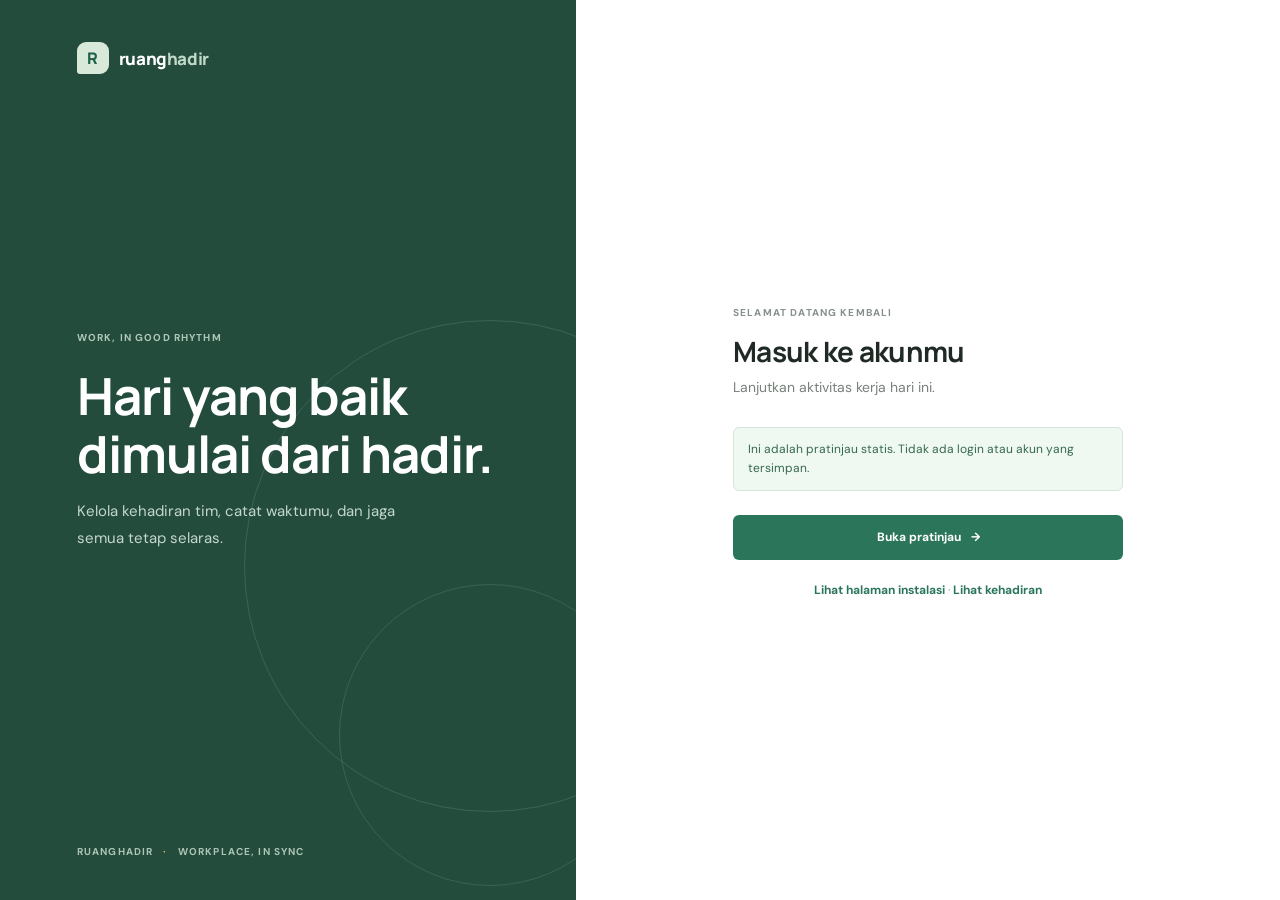
<file: index.html>
<!doctype html>
<html lang="id">
<head>
    <meta charset="utf-8">
    <meta name="viewport" content="width=device-width, initial-scale=1">
    <title>Masuk · RuangHadir</title>
    <link rel="preconnect" href="https://fonts.googleapis.com">
    <link rel="preconnect" href="https://fonts.gstatic.com" crossorigin>
    <link href="https://fonts.googleapis.com/css2?family=DM+Sans:wght@400;500;600;700&family=Manrope:wght@500;600;700;800&display=swap" rel="stylesheet">
    <link rel="stylesheet" href="assets/app.css">
    <script src="assets/app.js" defer></script>
</head>
<body class="auth-page">
    <main class="auth-layout">
        <section class="auth-story">
            <a class="brand brand-light" href="index.html"><span class="brand-mark">R</span><span>ruang<span class="brand-soft">hadir</span></span></a>
            <div class="story-copy">
                <span class="eyebrow">WORK, IN GOOD RHYTHM</span>
                <h1>Hari yang baik<br>dimulai dari hadir.</h1>
                <p>Kelola kehadiran tim, catat waktumu, dan jaga semua tetap selaras.</p>
            </div>
            <div class="story-foot">RUANGHADIR <span>·</span> WORKPLACE, IN SYNC</div>
        </section>

        <section class="auth-panel">
            <div class="auth-form-wrap">
                <span class="eyebrow">SELAMAT DATANG KEMBALI</span>
                <h2>Masuk ke akunmu</h2>
                <p class="muted">Lanjutkan aktivitas kerja hari ini.</p>

                <p class="alert alert-success">Ini adalah pratinjau statis. Tidak ada login atau akun yang tersimpan.</p>
                <a class="button button-primary button-wide" href="dashboard.html">Buka pratinjau <span aria-hidden="true">→</span></a>

                <p class="auth-note"><a href="install.html">Lihat halaman instalasi</a> · <a href="attendance.html">Lihat kehadiran</a></p>
            </div>
        </section>
    </main>
</body>
</html>
</file>
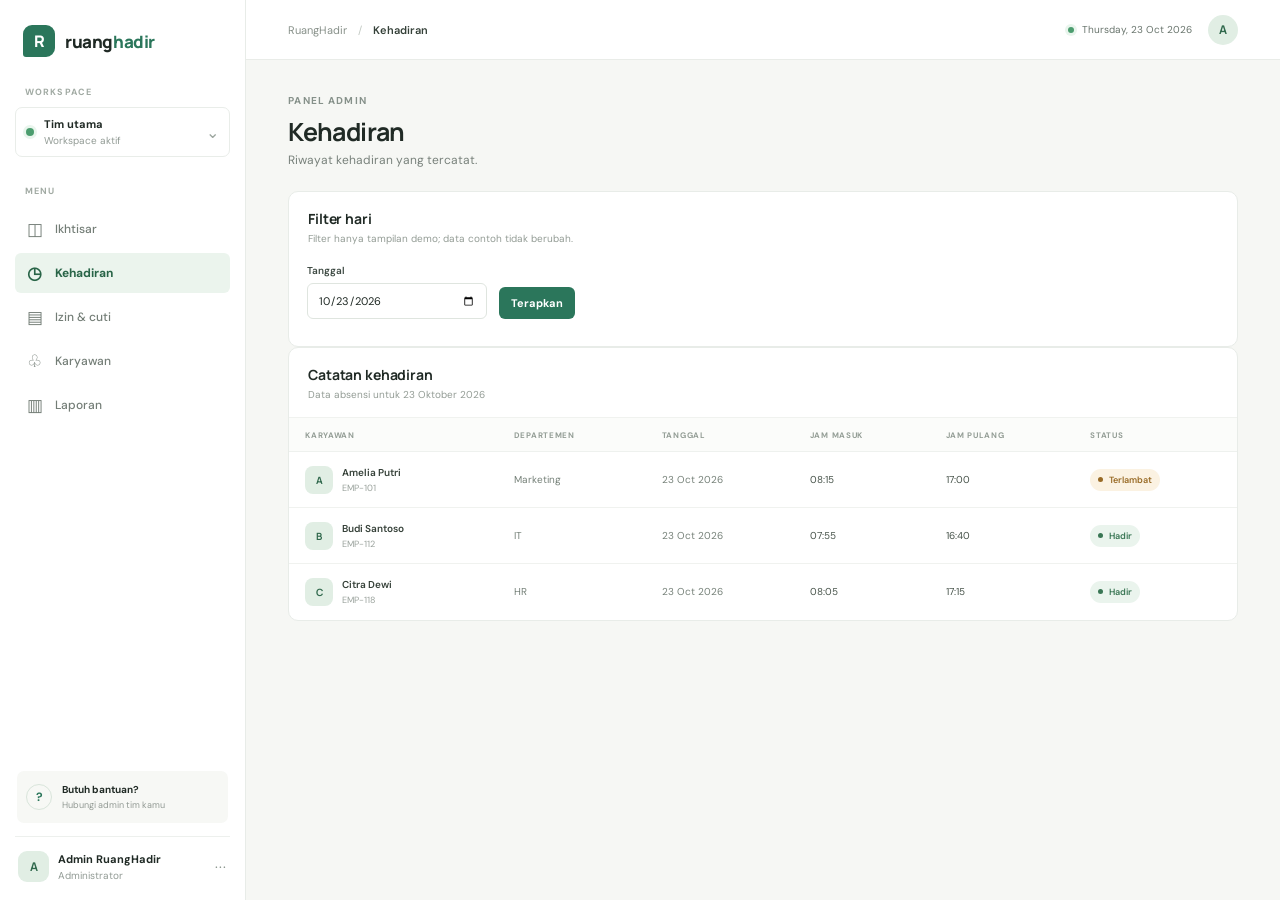
<file: attendance.html>
<!doctype html>
<html lang="id">
<head>
    <meta charset="utf-8">
    <meta name="viewport" content="width=device-width, initial-scale=1">
    <title>Kehadiran · RuangHadir</title>
    <link rel="preconnect" href="https://fonts.googleapis.com">
    <link rel="preconnect" href="https://fonts.gstatic.com" crossorigin>
    <link href="https://fonts.googleapis.com/css2?family=DM+Sans:wght@400;500;600;700&family=Manrope:wght@500;600;700;800&display=swap" rel="stylesheet">
    <link rel="stylesheet" href="assets/app.css">
    <script src="assets/app.js" defer></script>
</head>
<body class="app-page">
    <aside class="sidebar" id="sidebar">
        <a class="brand" href="dashboard.html"><span class="brand-mark">R</span><span>ruang<span class="brand-soft">hadir</span></span></a>
        <div class="workspace-label">WORKSPACE</div>
        <div class="workspace"><span class="workspace-dot"></span><span><strong>Tim utama</strong><small>Workspace aktif</small></span><span class="workspace-menu">⌄</span></div>
        <nav class="main-nav" aria-label="Navigasi utama">
            <span class="nav-label">MENU</span>
            <a class="nav-link" href="dashboard.html"><span class="nav-icon">◫</span><span>Ikhtisar</span></a>
            <a class="nav-link active" href="attendance.html"><span class="nav-icon">◷</span><span>Kehadiran</span></a>
            <a class="nav-link" href="leave.html"><span class="nav-icon">▤</span><span>Izin &amp; cuti</span></a>
            <a class="nav-link" href="employees.html"><span class="nav-icon">♧</span><span>Karyawan</span></a>
            <a class="nav-link" href="reports.html"><span class="nav-icon">▥</span><span>Laporan</span></a>
        </nav>
        <div class="sidebar-bottom">
            <div class="sidebar-help"><span class="help-icon">?</span><div><strong>Butuh bantuan?</strong><small>Hubungi admin tim kamu</small></div></div>
            <a class="user-mini" href="profile.html"><span class="avatar">A</span><span class="user-mini-copy"><strong>Admin RuangHadir</strong><small>Administrator</small></span><span class="more">···</span></a>
        </div>
    </aside>

    <div class="main-shell">
        <header class="topbar">
            <button class="icon-button menu-toggle" data-menu-toggle aria-label="Buka menu">☰</button>
            <div class="breadcrumb">RuangHadir <span>/</span> <strong>Kehadiran</strong></div>
            <div class="topbar-right">
                <span class="top-date"><span class="online-dot"></span>Thursday, 23 Oct 2026</span>
                <a class="top-avatar" href="profile.html" title="Profil Admin">A</a>
            </div>
        </header>

        <main class="content">
            <div class="page-heading">
                <div>
                    <span class="eyebrow">PANEL ADMIN</span>
                    <h1>Kehadiran</h1>
                    <p>Riwayat kehadiran yang tercatat.</p>
                </div>
            </div>

            <section class="panel">
                <div class="panel-heading">
                    <div>
                        <h2>Filter hari</h2>
                        <p>Filter hanya tampilan demo; data contoh tidak berubah.</p>
                    </div>
                </div>
                <form class="report-filter" data-static-demo>
                    <div class="filter-row" style="display:flex; gap:12px; align-items:end; flex-wrap:wrap; margin-bottom:10px;">
                        <label style="min-width:180px;">
                            <span>Tanggal</span>
                            <input type="date" value="2026-10-23">
                        </label>
                        <button class="button button-primary button-small" type="submit">Terapkan</button>
                    </div>
                </form>
            </section>

            <section class="panel attendance-panel">
                <div class="panel-heading">
                    <div>
                        <h2>Catatan kehadiran</h2>
                        <p>Data absensi untuk 23 Oktober 2026</p>
                    </div>
                </div>
                <div class="table-wrap">
                    <table>
                        <thead>
                            <tr>
                                <th>KARYAWAN</th>
                                <th>DEPARTEMEN</th>
                                <th>TANGGAL</th>
                                <th>JAM MASUK</th>
                                <th>JAM PULANG</th>
                                <th>STATUS</th>
                            </tr>
                        </thead>
                        <tbody>
                            <tr>
                                <td><div class="person-cell"><span class="avatar avatar-small">A</span><span><strong>Amelia Putri</strong><small>EMP-101</small></span></div></td>
                                <td>Marketing</td>
                                <td>23 Oct 2026</td>
                                <td class="time-cell">08:15</td>
                                <td class="time-cell">17:00</td>
                                <td><span class="status status-amber"><i></i>Terlambat</span></td>
                            </tr>
                            <tr>
                                <td><div class="person-cell"><span class="avatar avatar-small">B</span><span><strong>Budi Santoso</strong><small>EMP-112</small></span></div></td>
                                <td>IT</td>
                                <td>23 Oct 2026</td>
                                <td class="time-cell">07:55</td>
                                <td class="time-cell">16:40</td>
                                <td><span class="status status-green"><i></i>Hadir</span></td>
                            </tr>
                            <tr>
                                <td><div class="person-cell"><span class="avatar avatar-small">C</span><span><strong>Citra Dewi</strong><small>EMP-118</small></span></div></td>
                                <td>HR</td>
                                <td>23 Oct 2026</td>
                                <td class="time-cell">08:05</td>
                                <td class="time-cell">17:15</td>
                                <td><span class="status status-green"><i></i>Hadir</span></td>
                            </tr>
                        </tbody>
                    </table>
                </div>
            </section>
        </main>
    </div>
</body>
</html>
</file>
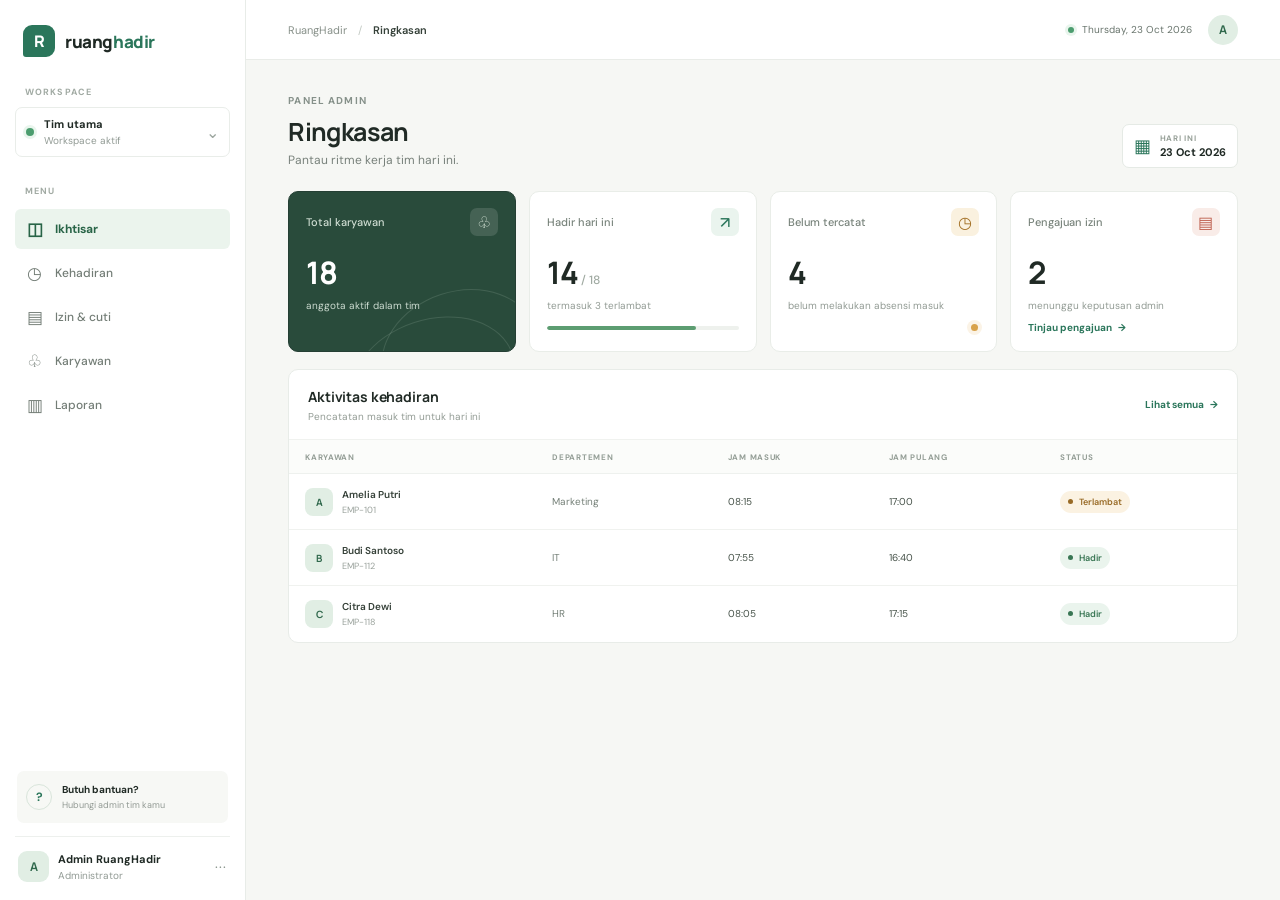
<file: dashboard.html>
<!doctype html>
<html lang="id">
<head>
    <meta charset="utf-8">
    <meta name="viewport" content="width=device-width, initial-scale=1">
    <title>Ringkasan · RuangHadir</title>
    <link rel="preconnect" href="https://fonts.googleapis.com">
    <link rel="preconnect" href="https://fonts.gstatic.com" crossorigin>
    <link href="https://fonts.googleapis.com/css2?family=DM+Sans:wght@400;500;600;700&family=Manrope:wght@500;600;700;800&display=swap" rel="stylesheet">
    <link rel="stylesheet" href="assets/app.css">
    <script src="assets/app.js" defer></script>
</head>
<body class="app-page">
    <aside class="sidebar" id="sidebar">
        <a class="brand" href="dashboard.html"><span class="brand-mark">R</span><span>ruang<span class="brand-soft">hadir</span></span></a>
        <div class="workspace-label">WORKSPACE</div>
        <div class="workspace"><span class="workspace-dot"></span><span><strong>Tim utama</strong><small>Workspace aktif</small></span><span class="workspace-menu">⌄</span></div>
        <nav class="main-nav" aria-label="Navigasi utama">
            <span class="nav-label">MENU</span>
            <a class="nav-link active" href="dashboard.html"><span class="nav-icon">◫</span><span>Ikhtisar</span></a>
            <a class="nav-link" href="attendance.html"><span class="nav-icon">◷</span><span>Kehadiran</span></a>
            <a class="nav-link" href="leave.html"><span class="nav-icon">▤</span><span>Izin &amp; cuti</span></a>
            <a class="nav-link" href="employees.html"><span class="nav-icon">♧</span><span>Karyawan</span></a>
            <a class="nav-link" href="reports.html"><span class="nav-icon">▥</span><span>Laporan</span></a>
        </nav>
        <div class="sidebar-bottom">
            <div class="sidebar-help"><span class="help-icon">?</span><div><strong>Butuh bantuan?</strong><small>Hubungi admin tim kamu</small></div></div>
            <a class="user-mini" href="profile.html"><span class="avatar">A</span><span class="user-mini-copy"><strong>Admin RuangHadir</strong><small>Administrator</small></span><span class="more">···</span></a>
        </div>
    </aside>

    <div class="main-shell">
        <header class="topbar">
            <button class="icon-button menu-toggle" data-menu-toggle aria-label="Buka menu">☰</button>
            <div class="breadcrumb">RuangHadir <span>/</span> <strong>Ringkasan</strong></div>
            <div class="topbar-right">
                <span class="top-date"><span class="online-dot"></span>Thursday, 23 Oct 2026</span>
                <a class="top-avatar" href="profile.html" title="Profil Admin">A</a>
            </div>
        </header>

        <main class="content">
            <div class="page-heading">
                <div>
                    <span class="eyebrow">PANEL ADMIN</span>
                    <h1>Ringkasan</h1>
                    <p>Pantau ritme kerja tim hari ini.</p>
                </div>
                <div class="today-chip">
                    <span class="calendar-icon">▦</span>
                    <span><small>HARI INI</small><strong>23 Oct 2026</strong></span>
                </div>
            </div>

            <section class="metric-grid">
                <article class="metric-card metric-ink">
                    <div class="metric-top"><span>Total karyawan</span><span class="metric-icon">♧</span></div>
                    <strong class="metric-value">18</strong>
                    <span class="metric-note">anggota aktif dalam tim</span>
                    <span class="metric-spark spark-a"></span>
                    <span class="metric-spark spark-b"></span>
                </article>
                <article class="metric-card">
                    <div class="metric-top"><span>Hadir hari ini</span><span class="metric-icon icon-green">↗</span></div>
                    <strong class="metric-value">14<small> / 18</small></strong>
                    <span class="metric-note">termasuk 3 terlambat</span>
                    <div class="metric-progress"><i style="width:78%"></i></div>
                </article>
                <article class="metric-card">
                    <div class="metric-top"><span>Belum tercatat</span><span class="metric-icon icon-amber">◷</span></div>
                    <strong class="metric-value">4</strong>
                    <span class="metric-note">belum melakukan absensi masuk</span>
                    <span class="metric-inline-dot"></span>
                </article>
                <article class="metric-card">
                    <div class="metric-top"><span>Pengajuan izin</span><span class="metric-icon icon-coral">▤</span></div>
                    <strong class="metric-value">2</strong>
                    <span class="metric-note">menunggu keputusan admin</span>
                    <a class="metric-link" href="leave.html">Tinjau pengajuan <span>→</span></a>
                </article>
            </section>

            <section class="panel attendance-panel">
                <div class="panel-heading">
                    <div>
                        <h2>Aktivitas kehadiran</h2>
                        <p>Pencatatan masuk tim untuk hari ini</p>
                    </div>
                    <a class="text-link" href="attendance.html">Lihat semua <span>→</span></a>
                </div>

                <div class="table-wrap">
                    <table>
                        <thead>
                            <tr>
                                <th>KARYAWAN</th>
                                <th>DEPARTEMEN</th>
                                <th>JAM MASUK</th>
                                <th>JAM PULANG</th>
                                <th>STATUS</th>
                            </tr>
                        </thead>
                        <tbody>
                            <tr>
                                <td><div class="person-cell"><span class="avatar avatar-small">A</span><span><strong>Amelia Putri</strong><small>EMP-101</small></span></div></td>
                                <td>Marketing</td>
                                <td class="time-cell">08:15</td>
                                <td class="time-cell">17:00</td>
                                <td><span class="status status-amber"><i></i>Terlambat</span></td>
                            </tr>
                            <tr>
                                <td><div class="person-cell"><span class="avatar avatar-small">B</span><span><strong>Budi Santoso</strong><small>EMP-112</small></span></div></td>
                                <td>IT</td>
                                <td class="time-cell">07:55</td>
                                <td class="time-cell">16:40</td>
                                <td><span class="status status-green"><i></i>Hadir</span></td>
                            </tr>
                            <tr>
                                <td><div class="person-cell"><span class="avatar avatar-small">C</span><span><strong>Citra Dewi</strong><small>EMP-118</small></span></div></td>
                                <td>HR</td>
                                <td class="time-cell">08:05</td>
                                <td class="time-cell">17:15</td>
                                <td><span class="status status-green"><i></i>Hadir</span></td>
                            </tr>
                        </tbody>
                    </table>
                </div>
            </section>
        </main>
    </div>
</body>
</html>
</file>
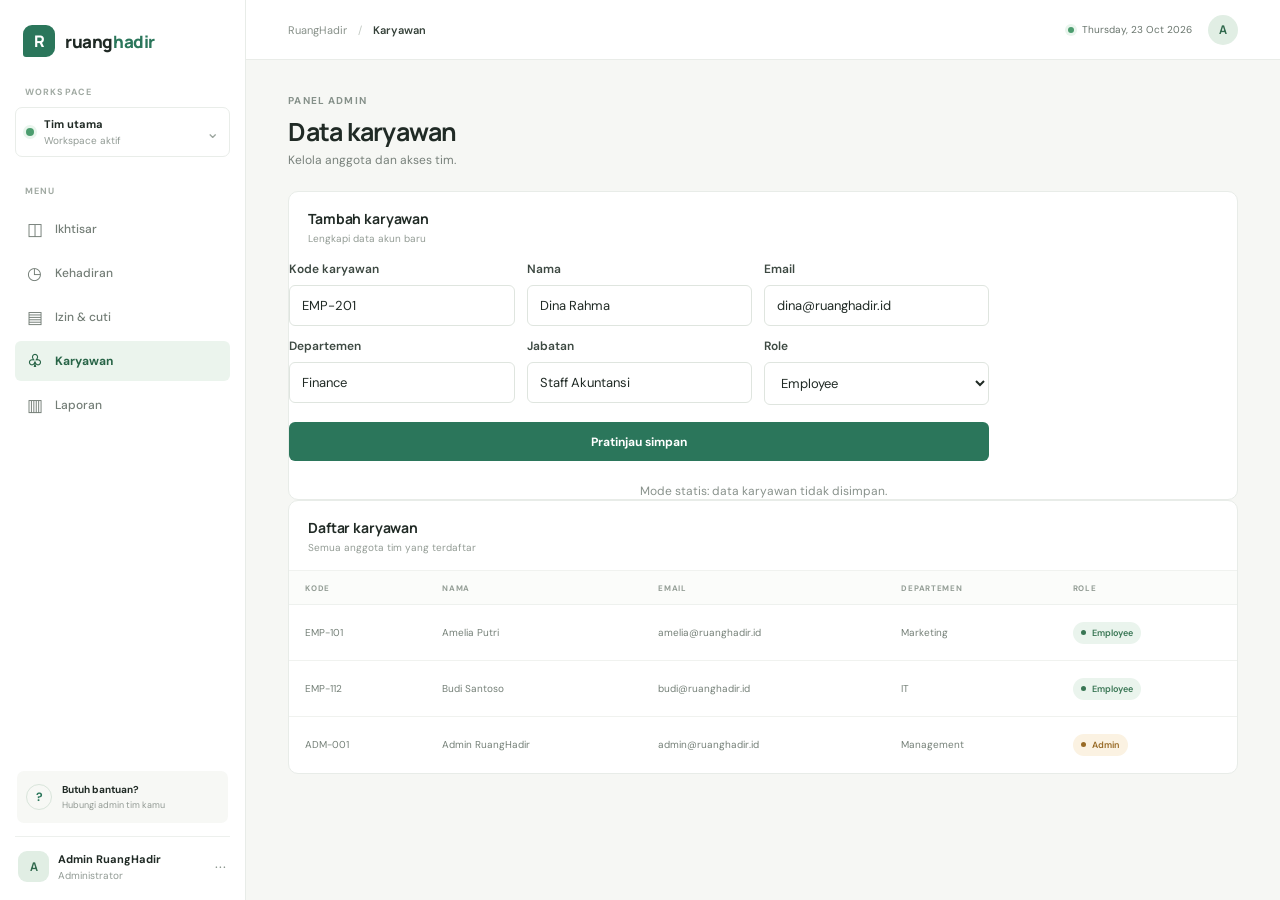
<file: employees.html>
<!doctype html>
<html lang="id">
<head>
    <meta charset="utf-8">
    <meta name="viewport" content="width=device-width, initial-scale=1">
    <title>Karyawan · RuangHadir</title>
    <link rel="preconnect" href="https://fonts.googleapis.com">
    <link rel="preconnect" href="https://fonts.gstatic.com" crossorigin>
    <link href="https://fonts.googleapis.com/css2?family=DM+Sans:wght@400;500;600;700&family=Manrope:wght@500;600;700;800&display=swap" rel="stylesheet">
    <link rel="stylesheet" href="assets/app.css">
    <script src="assets/app.js" defer></script>
</head>
<body class="app-page">
    <aside class="sidebar" id="sidebar">
        <a class="brand" href="dashboard.html"><span class="brand-mark">R</span><span>ruang<span class="brand-soft">hadir</span></span></a>
        <div class="workspace-label">WORKSPACE</div>
        <div class="workspace"><span class="workspace-dot"></span><span><strong>Tim utama</strong><small>Workspace aktif</small></span><span class="workspace-menu">⌄</span></div>
        <nav class="main-nav" aria-label="Navigasi utama">
            <span class="nav-label">MENU</span>
            <a class="nav-link" href="dashboard.html"><span class="nav-icon">◫</span><span>Ikhtisar</span></a>
            <a class="nav-link" href="attendance.html"><span class="nav-icon">◷</span><span>Kehadiran</span></a>
            <a class="nav-link" href="leave.html"><span class="nav-icon">▤</span><span>Izin &amp; cuti</span></a>
            <a class="nav-link active" href="employees.html"><span class="nav-icon">♧</span><span>Karyawan</span></a>
            <a class="nav-link" href="reports.html"><span class="nav-icon">▥</span><span>Laporan</span></a>
        </nav>
        <div class="sidebar-bottom">
            <div class="sidebar-help"><span class="help-icon">?</span><div><strong>Butuh bantuan?</strong><small>Hubungi admin tim kamu</small></div></div>
            <a class="user-mini" href="profile.html"><span class="avatar">A</span><span class="user-mini-copy"><strong>Admin RuangHadir</strong><small>Administrator</small></span><span class="more">···</span></a>
        </div>
    </aside>

    <div class="main-shell">
        <header class="topbar">
            <button class="icon-button menu-toggle" data-menu-toggle aria-label="Buka menu">☰</button>
            <div class="breadcrumb">RuangHadir <span>/</span> <strong>Karyawan</strong></div>
            <div class="topbar-right">
                <span class="top-date"><span class="online-dot"></span>Thursday, 23 Oct 2026</span>
                <a class="top-avatar" href="profile.html" title="Profil Admin">A</a>
            </div>
        </header>

        <main class="content">
            <div class="page-heading">
                <div>
                    <span class="eyebrow">PANEL ADMIN</span>
                    <h1>Data karyawan</h1>
                    <p>Kelola anggota dan akses tim.</p>
                </div>
            </div>

            <section class="panel">
                <div class="panel-heading">
                    <div>
                        <h2>Tambah karyawan</h2>
                        <p>Lengkapi data akun baru</p>
                    </div>
                </div>
                <form class="form-stack" data-static-demo style="max-width: 700px;">
                    <div style="display:grid; grid-template-columns: repeat(auto-fit,minmax(220px,1fr)); gap: 12px;">
                        <label>Kode karyawan<input name="employee_code" value="EMP-201"></label>
                        <label>Nama<input name="name" value="Dina Rahma"></label>
                        <label>Email<input type="email" name="email" value="dina@ruanghadir.id"></label>
                        <label>Departemen<input name="department" value="Finance"></label>
                        <label>Jabatan<input name="position" value="Staff Akuntansi"></label>
                        <label>Role<select><option>Employee</option><option>Admin</option></select></label>
                    </div>
                    <button type="submit" class="button button-primary">Pratinjau simpan</button>
                </form>
                <p class="auth-note">Mode statis: data karyawan tidak disimpan.</p>
            </section>

            <section class="panel attendance-panel">
                <div class="panel-heading">
                    <div>
                        <h2>Daftar karyawan</h2>
                        <p>Semua anggota tim yang terdaftar</p>
                    </div>
                </div>
                <div class="table-wrap">
                    <table>
                        <thead>
                            <tr>
                                <th>KODE</th>
                                <th>NAMA</th>
                                <th>EMAIL</th>
                                <th>DEPARTEMEN</th>
                                <th>ROLE</th>
                            </tr>
                        </thead>
                        <tbody>
                            <tr>
                                <td>EMP-101</td>
                                <td>Amelia Putri</td>
                                <td>amelia@ruanghadir.id</td>
                                <td>Marketing</td>
                                <td><span class="status status-green"><i></i>Employee</span></td>
                            </tr>
                            <tr>
                                <td>EMP-112</td>
                                <td>Budi Santoso</td>
                                <td>budi@ruanghadir.id</td>
                                <td>IT</td>
                                <td><span class="status status-green"><i></i>Employee</span></td>
                            </tr>
                            <tr>
                                <td>ADM-001</td>
                                <td>Admin RuangHadir</td>
                                <td>admin@ruanghadir.id</td>
                                <td>Management</td>
                                <td><span class="status status-amber"><i></i>Admin</span></td>
                            </tr>
                        </tbody>
                    </table>
                </div>
            </section>
        </main>
    </div>
</body>
</html>
</file>
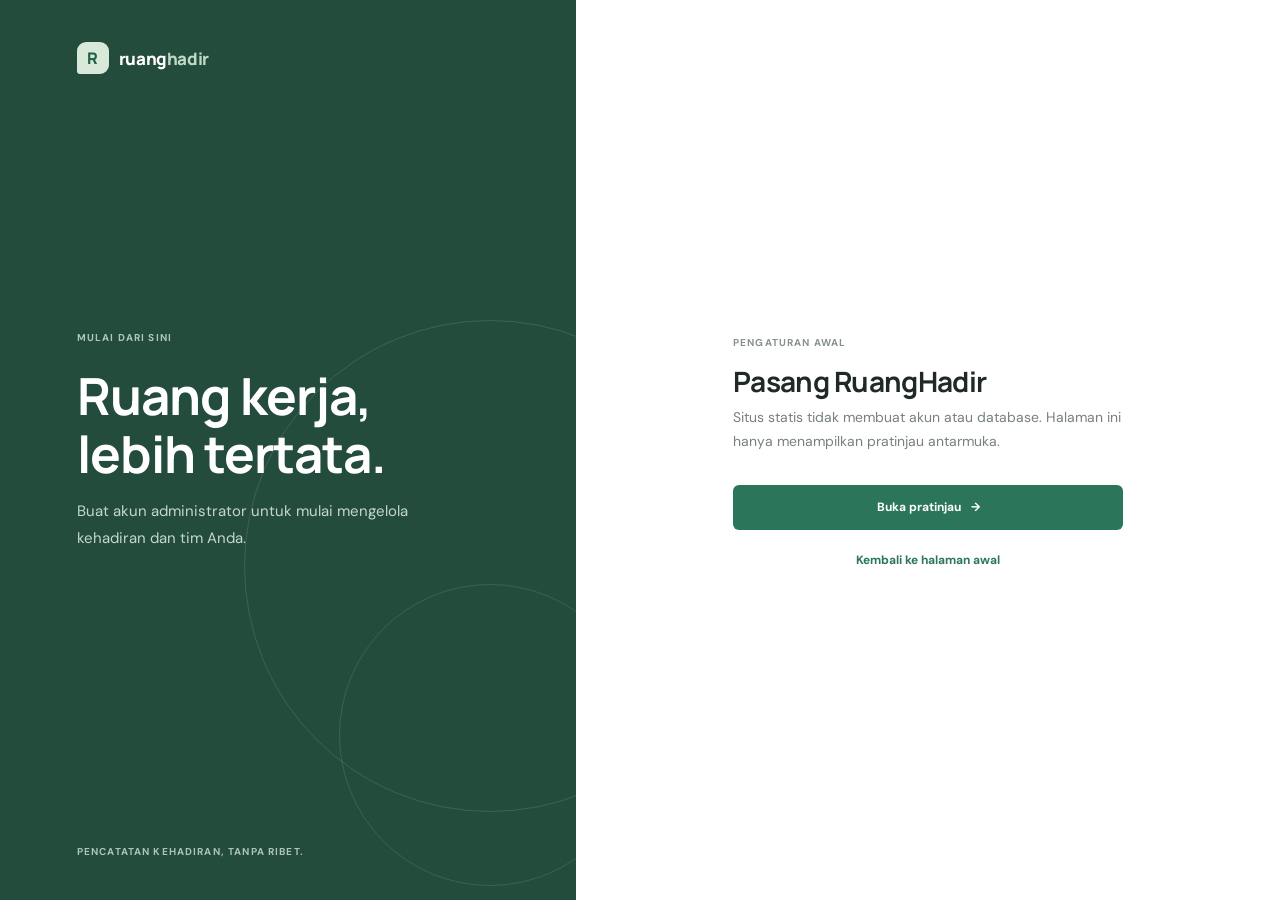
<file: install.html>
<!doctype html>
<html lang="id">
<head>
    <meta charset="utf-8">
    <meta name="viewport" content="width=device-width, initial-scale=1">
    <title>Instalasi · RuangHadir</title>
    <link rel="preconnect" href="https://fonts.googleapis.com">
    <link rel="preconnect" href="https://fonts.gstatic.com" crossorigin>
    <link href="https://fonts.googleapis.com/css2?family=DM+Sans:wght@400;500;600;700&family=Manrope:wght@500;600;700;800&display=swap" rel="stylesheet">
    <link rel="stylesheet" href="assets/app.css">
</head>
<body class="auth-page">
    <main class="auth-layout">
        <section class="auth-story">
            <a class="brand brand-light" href="install.html"><span class="brand-mark">R</span><span>ruang<span class="brand-soft">hadir</span></span></a>
            <div class="story-copy">
                <span class="eyebrow">MULAI DARI SINI</span>
                <h1>Ruang kerja,<br>lebih tertata.</h1>
                <p>Buat akun administrator untuk mulai mengelola kehadiran dan tim Anda.</p>
            </div>
            <div class="story-foot">PENCATATAN KEHADIRAN, TANPA RIBET.</div>
        </section>

        <section class="auth-panel">
            <div class="auth-form-wrap">
                <span class="eyebrow">PENGATURAN AWAL</span>
                <h2>Pasang RuangHadir</h2>
                <p class="muted">Situs statis tidak membuat akun atau database. Halaman ini hanya menampilkan pratinjau antarmuka.</p>
                <a class="button button-primary button-wide" href="dashboard.html">Buka pratinjau <span aria-hidden="true">→</span></a>
                <p class="auth-note"><a href="index.html">Kembali ke halaman awal</a></p>
            </div>
        </section>
    </main>
</body>
</html>
</file>
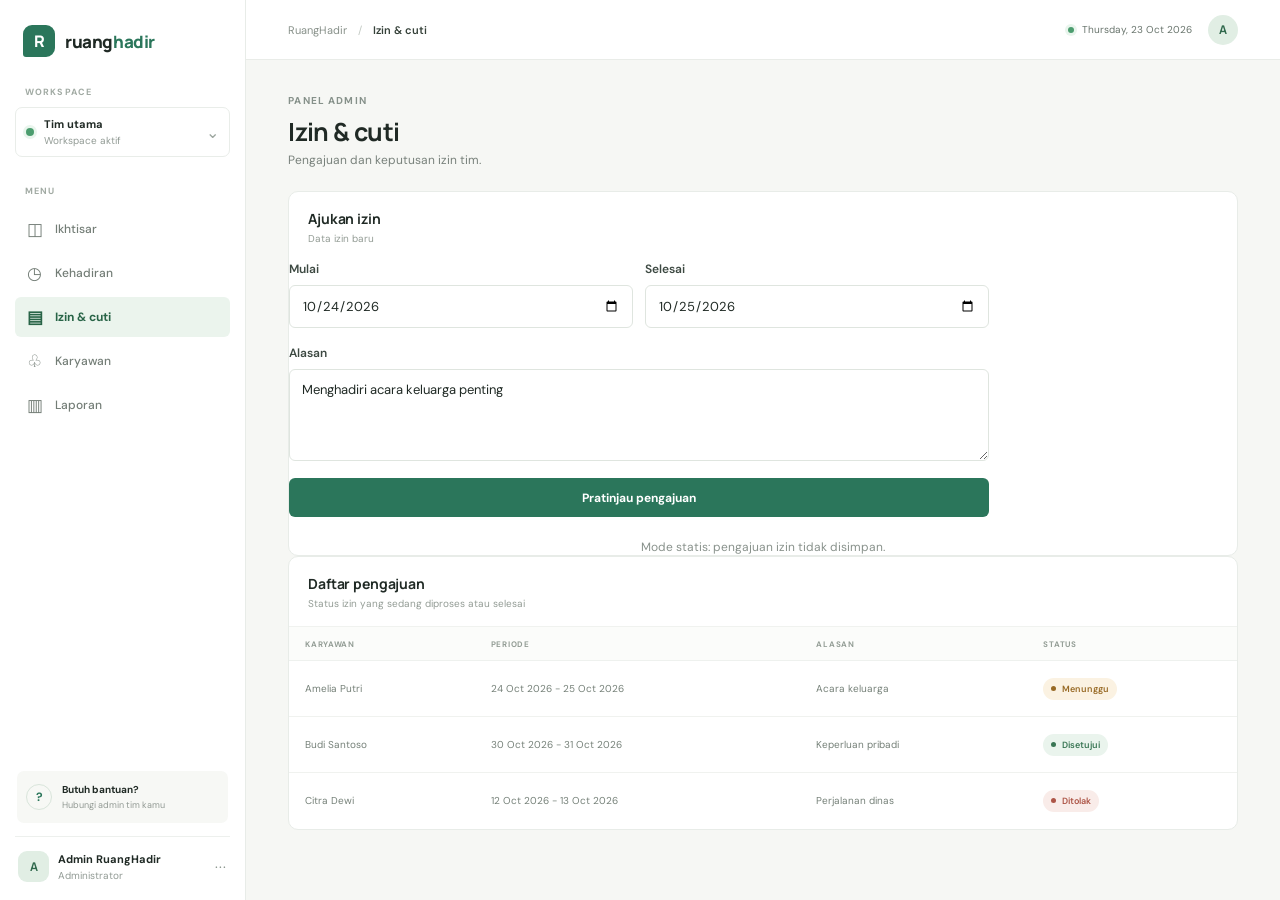
<file: leave.html>
<!doctype html>
<html lang="id">
<head>
    <meta charset="utf-8">
    <meta name="viewport" content="width=device-width, initial-scale=1">
    <title>Izin &amp; Cuti · RuangHadir</title>
    <link rel="preconnect" href="https://fonts.googleapis.com">
    <link rel="preconnect" href="https://fonts.gstatic.com" crossorigin>
    <link href="https://fonts.googleapis.com/css2?family=DM+Sans:wght@400;500;600;700&family=Manrope:wght@500;600;700;800&display=swap" rel="stylesheet">
    <link rel="stylesheet" href="assets/app.css">
    <script src="assets/app.js" defer></script>
</head>
<body class="app-page">
    <aside class="sidebar" id="sidebar">
        <a class="brand" href="dashboard.html"><span class="brand-mark">R</span><span>ruang<span class="brand-soft">hadir</span></span></a>
        <div class="workspace-label">WORKSPACE</div>
        <div class="workspace"><span class="workspace-dot"></span><span><strong>Tim utama</strong><small>Workspace aktif</small></span><span class="workspace-menu">⌄</span></div>
        <nav class="main-nav" aria-label="Navigasi utama">
            <span class="nav-label">MENU</span>
            <a class="nav-link" href="dashboard.html"><span class="nav-icon">◫</span><span>Ikhtisar</span></a>
            <a class="nav-link" href="attendance.html"><span class="nav-icon">◷</span><span>Kehadiran</span></a>
            <a class="nav-link active" href="leave.html"><span class="nav-icon">▤</span><span>Izin &amp; cuti</span></a>
            <a class="nav-link" href="employees.html"><span class="nav-icon">♧</span><span>Karyawan</span></a>
            <a class="nav-link" href="reports.html"><span class="nav-icon">▥</span><span>Laporan</span></a>
        </nav>
        <div class="sidebar-bottom">
            <div class="sidebar-help"><span class="help-icon">?</span><div><strong>Butuh bantuan?</strong><small>Hubungi admin tim kamu</small></div></div>
            <a class="user-mini" href="profile.html"><span class="avatar">A</span><span class="user-mini-copy"><strong>Admin RuangHadir</strong><small>Administrator</small></span><span class="more">···</span></a>
        </div>
    </aside>

    <div class="main-shell">
        <header class="topbar">
            <button class="icon-button menu-toggle" data-menu-toggle aria-label="Buka menu">☰</button>
            <div class="breadcrumb">RuangHadir <span>/</span> <strong>Izin &amp; cuti</strong></div>
            <div class="topbar-right">
                <span class="top-date"><span class="online-dot"></span>Thursday, 23 Oct 2026</span>
                <a class="top-avatar" href="profile.html" title="Profil Admin">A</a>
            </div>
        </header>

        <main class="content">
            <div class="page-heading">
                <div>
                    <span class="eyebrow">PANEL ADMIN</span>
                    <h1>Izin &amp; cuti</h1>
                    <p>Pengajuan dan keputusan izin tim.</p>
                </div>
            </div>

            <section class="panel">
                <div class="panel-heading">
                    <div>
                        <h2>Ajukan izin</h2>
                        <p>Data izin baru</p>
                    </div>
                </div>
                <form class="form-stack" data-static-demo style="max-width:700px;">
                    <div style="display:grid; grid-template-columns: repeat(auto-fit,minmax(220px,1fr)); gap: 12px;">
                        <label>Mulai<input type="date" value="2026-10-24"></label>
                        <label>Selesai<input type="date" value="2026-10-25"></label>
                    </div>
                    <label>Alasan<textarea rows="4">Menghadiri acara keluarga penting</textarea></label>
                    <button type="submit" class="button button-primary">Pratinjau pengajuan</button>
                </form>
                <p class="auth-note">Mode statis: pengajuan izin tidak disimpan.</p>
            </section>

            <section class="panel attendance-panel">
                <div class="panel-heading">
                    <div>
                        <h2>Daftar pengajuan</h2>
                        <p>Status izin yang sedang diproses atau selesai</p>
                    </div>
                </div>
                <div class="table-wrap">
                    <table>
                        <thead>
                            <tr>
                                <th>KARYAWAN</th>
                                <th>PERIODE</th>
                                <th>ALASAN</th>
                                <th>STATUS</th>
                            </tr>
                        </thead>
                        <tbody>
                            <tr>
                                <td>Amelia Putri</td>
                                <td>24 Oct 2026 - 25 Oct 2026</td>
                                <td>Acara keluarga</td>
                                <td><span class="status status-amber"><i></i>Menunggu</span></td>
                            </tr>
                            <tr>
                                <td>Budi Santoso</td>
                                <td>30 Oct 2026 - 31 Oct 2026</td>
                                <td>Keperluan pribadi</td>
                                <td><span class="status status-green"><i></i>Disetujui</span></td>
                            </tr>
                            <tr>
                                <td>Citra Dewi</td>
                                <td>12 Oct 2026 - 13 Oct 2026</td>
                                <td>Perjalanan dinas</td>
                                <td><span class="status status-red"><i></i>Ditolak</span></td>
                            </tr>
                        </tbody>
                    </table>
                </div>
            </section>
        </main>
    </div>
</body>
</html>
</file>
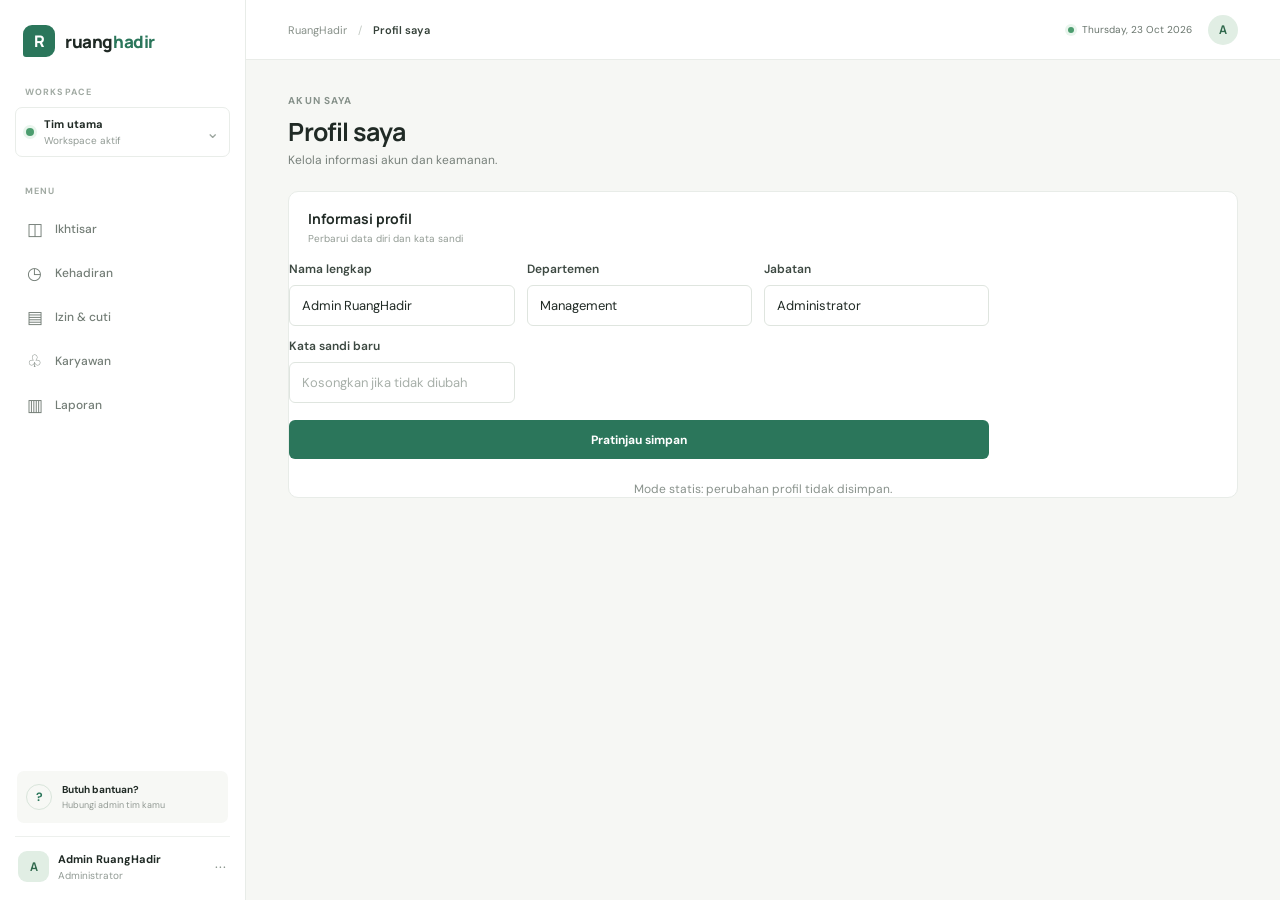
<file: profile.html>
<!doctype html>
<html lang="id">
<head>
    <meta charset="utf-8">
    <meta name="viewport" content="width=device-width, initial-scale=1">
    <title>Profil Saya · RuangHadir</title>
    <link rel="preconnect" href="https://fonts.googleapis.com">
    <link rel="preconnect" href="https://fonts.gstatic.com" crossorigin>
    <link href="https://fonts.googleapis.com/css2?family=DM+Sans:wght@400;500;600;700&family=Manrope:wght@500;600;700;800&display=swap" rel="stylesheet">
    <link rel="stylesheet" href="assets/app.css">
    <script src="assets/app.js" defer></script>
</head>
<body class="app-page">
    <aside class="sidebar" id="sidebar">
        <a class="brand" href="dashboard.html"><span class="brand-mark">R</span><span>ruang<span class="brand-soft">hadir</span></span></a>
        <div class="workspace-label">WORKSPACE</div>
        <div class="workspace"><span class="workspace-dot"></span><span><strong>Tim utama</strong><small>Workspace aktif</small></span><span class="workspace-menu">⌄</span></div>
        <nav class="main-nav" aria-label="Navigasi utama">
            <span class="nav-label">MENU</span>
            <a class="nav-link" href="dashboard.html"><span class="nav-icon">◫</span><span>Ikhtisar</span></a>
            <a class="nav-link" href="attendance.html"><span class="nav-icon">◷</span><span>Kehadiran</span></a>
            <a class="nav-link" href="leave.html"><span class="nav-icon">▤</span><span>Izin &amp; cuti</span></a>
            <a class="nav-link" href="employees.html"><span class="nav-icon">♧</span><span>Karyawan</span></a>
            <a class="nav-link" href="reports.html"><span class="nav-icon">▥</span><span>Laporan</span></a>
        </nav>
        <div class="sidebar-bottom">
            <div class="sidebar-help"><span class="help-icon">?</span><div><strong>Butuh bantuan?</strong><small>Hubungi admin tim kamu</small></div></div>
            <a class="user-mini active" href="profile.html"><span class="avatar">A</span><span class="user-mini-copy"><strong>Admin RuangHadir</strong><small>Administrator</small></span><span class="more">···</span></a>
        </div>
    </aside>

    <div class="main-shell">
        <header class="topbar">
            <button class="icon-button menu-toggle" data-menu-toggle aria-label="Buka menu">☰</button>
            <div class="breadcrumb">RuangHadir <span>/</span> <strong>Profil saya</strong></div>
            <div class="topbar-right">
                <span class="top-date"><span class="online-dot"></span>Thursday, 23 Oct 2026</span>
                <a class="top-avatar" href="profile.html" title="Profil Admin">A</a>
            </div>
        </header>

        <main class="content">
            <div class="page-heading">
                <div>
                    <span class="eyebrow">AKUN SAYA</span>
                    <h1>Profil saya</h1>
                    <p>Kelola informasi akun dan keamanan.</p>
                </div>
            </div>

            <section class="panel">
                <div class="panel-heading">
                    <div>
                        <h2>Informasi profil</h2>
                        <p>Perbarui data diri dan kata sandi</p>
                    </div>
                </div>
                <form class="form-stack" data-static-demo style="max-width:700px;">
                    <div style="display:grid; grid-template-columns: repeat(auto-fit,minmax(220px,1fr)); gap: 12px;">
                        <label>Nama lengkap<input name="name" value="Admin RuangHadir"></label>
                        <label>Departemen<input name="department" value="Management"></label>
                        <label>Jabatan<input name="position" value="Administrator"></label>
                        <label>Kata sandi baru<input type="password" name="password" placeholder="Kosongkan jika tidak diubah"></label>
                    </div>
                    <button type="submit" class="button button-primary">Pratinjau simpan</button>
                </form>
                <p class="auth-note">Mode statis: perubahan profil tidak disimpan.</p>
            </section>
        </main>
    </div>
</body>
</html>
</file>
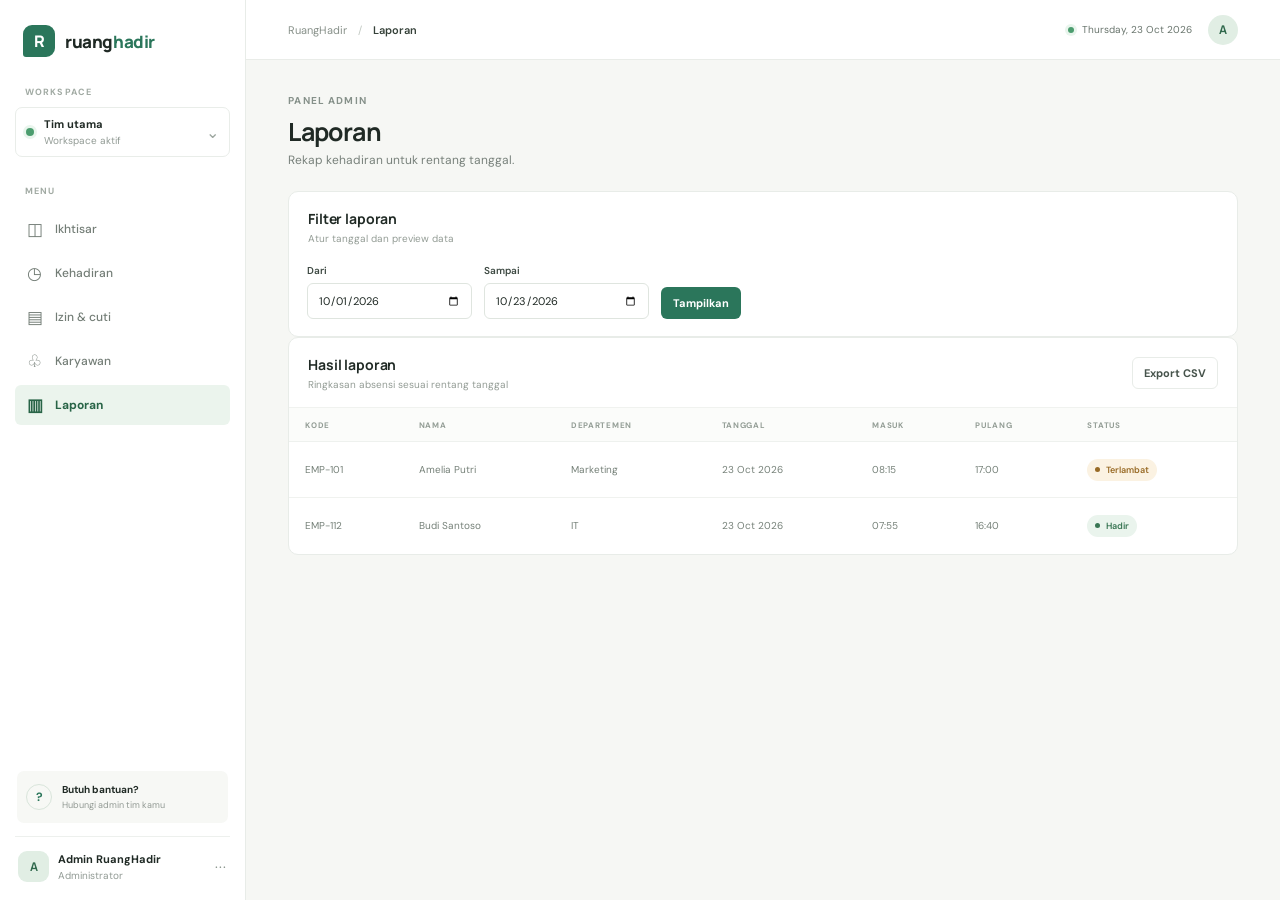
<file: reports.html>
<!doctype html>
<html lang="id">
<head>
    <meta charset="utf-8">
    <meta name="viewport" content="width=device-width, initial-scale=1">
    <title>Laporan · RuangHadir</title>
    <link rel="preconnect" href="https://fonts.googleapis.com">
    <link rel="preconnect" href="https://fonts.gstatic.com" crossorigin>
    <link href="https://fonts.googleapis.com/css2?family=DM+Sans:wght@400;500;600;700&family=Manrope:wght@500;600;700;800&display=swap" rel="stylesheet">
    <link rel="stylesheet" href="assets/app.css">
    <script src="assets/app.js" defer></script>
</head>
<body class="app-page">
    <aside class="sidebar" id="sidebar">
        <a class="brand" href="dashboard.html"><span class="brand-mark">R</span><span>ruang<span class="brand-soft">hadir</span></span></a>
        <div class="workspace-label">WORKSPACE</div>
        <div class="workspace"><span class="workspace-dot"></span><span><strong>Tim utama</strong><small>Workspace aktif</small></span><span class="workspace-menu">⌄</span></div>
        <nav class="main-nav" aria-label="Navigasi utama">
            <span class="nav-label">MENU</span>
            <a class="nav-link" href="dashboard.html"><span class="nav-icon">◫</span><span>Ikhtisar</span></a>
            <a class="nav-link" href="attendance.html"><span class="nav-icon">◷</span><span>Kehadiran</span></a>
            <a class="nav-link" href="leave.html"><span class="nav-icon">▤</span><span>Izin &amp; cuti</span></a>
            <a class="nav-link" href="employees.html"><span class="nav-icon">♧</span><span>Karyawan</span></a>
            <a class="nav-link active" href="reports.html"><span class="nav-icon">▥</span><span>Laporan</span></a>
        </nav>
        <div class="sidebar-bottom">
            <div class="sidebar-help"><span class="help-icon">?</span><div><strong>Butuh bantuan?</strong><small>Hubungi admin tim kamu</small></div></div>
            <a class="user-mini" href="profile.html"><span class="avatar">A</span><span class="user-mini-copy"><strong>Admin RuangHadir</strong><small>Administrator</small></span><span class="more">···</span></a>
        </div>
    </aside>

    <div class="main-shell">
        <header class="topbar">
            <button class="icon-button menu-toggle" data-menu-toggle aria-label="Buka menu">☰</button>
            <div class="breadcrumb">RuangHadir <span>/</span> <strong>Laporan</strong></div>
            <div class="topbar-right">
                <span class="top-date"><span class="online-dot"></span>Thursday, 23 Oct 2026</span>
                <a class="top-avatar" href="profile.html" title="Profil Admin">A</a>
            </div>
        </header>

        <main class="content">
            <div class="page-heading">
                <div>
                    <span class="eyebrow">PANEL ADMIN</span>
                    <h1>Laporan</h1>
                    <p>Rekap kehadiran untuk rentang tanggal.</p>
                </div>
            </div>

            <section class="panel">
                <div class="panel-heading">
                    <div>
                        <h2>Filter laporan</h2>
                        <p>Atur tanggal dan preview data</p>
                    </div>
                </div>
                <form class="report-filter" data-static-demo>
                    <div style="display:flex; gap:12px; flex-wrap:wrap; align-items:end;">
                        <label>
                            <span>Dari</span>
                            <input type="date" value="2026-10-01">
                        </label>
                        <label>
                            <span>Sampai</span>
                            <input type="date" value="2026-10-23">
                        </label>
                        <button type="submit" class="button button-primary button-small">Tampilkan</button>
                    </div>
                </form>
            </section>

            <section class="panel attendance-panel">
                <div class="panel-heading">
                    <div>
                        <h2>Hasil laporan</h2>
                        <p>Ringkasan absensi sesuai rentang tanggal</p>
                    </div>
                    <button class="button button-quiet button-small" type="button" data-export-csv>Export CSV</button>
                </div>
                <div class="table-wrap">
                    <table>
                        <thead>
                            <tr>
                                <th>KODE</th>
                                <th>NAMA</th>
                                <th>DEPARTEMEN</th>
                                <th>TANGGAL</th>
                                <th>MASUK</th>
                                <th>PULANG</th>
                                <th>STATUS</th>
                            </tr>
                        </thead>
                        <tbody>
                            <tr>
                                <td>EMP-101</td>
                                <td>Amelia Putri</td>
                                <td>Marketing</td>
                                <td>23 Oct 2026</td>
                                <td>08:15</td>
                                <td>17:00</td>
                                <td><span class="status status-amber"><i></i>Terlambat</span></td>
                            </tr>
                            <tr>
                                <td>EMP-112</td>
                                <td>Budi Santoso</td>
                                <td>IT</td>
                                <td>23 Oct 2026</td>
                                <td>07:55</td>
                                <td>16:40</td>
                                <td><span class="status status-green"><i></i>Hadir</span></td>
                            </tr>
                        </tbody>
                    </table>
                </div>
            </section>
        </main>
    </div>
</body>
</html>
</file>
<file: assets/app.css>
@import url('https://fonts.googleapis.com/css2?family=DM+Sans:wght@400;500;600;700&family=Manrope:wght@500;600;700;800&display=swap');

:root {
    --ink: #202a25;
    --muted: #78817b;
    --line: #e8ece8;
    --canvas: #f6f7f4;
    --paper: #fff;
    --green: #2b765b;
    --green-deep: #1f6249;
    --green-soft: #eaf4ee;
    --amber: #a16d20;
    --amber-soft: #faf1df;
    --coral: #bd5d4c;
    --coral-soft: #f9ece8;
    --radius: 10px;
    --sans: 'DM Sans', 'Segoe UI', sans-serif;
    --display: 'Manrope', 'Segoe UI', sans-serif;
}

* { box-sizing: border-box; }
html { background: var(--canvas); }
body { margin: 0; color: var(--ink); font-family: var(--sans); font-size: 14px; -webkit-font-smoothing: antialiased; }
button, input, select, textarea { font: inherit; }
a { color: inherit; text-decoration: none; }
button, a { -webkit-tap-highlight-color: transparent; }
button:focus-visible, a:focus-visible, input:focus-visible, select:focus-visible, textarea:focus-visible { outline: 3px solid #a8d8bd; outline-offset: 2px; }
.brand { display: inline-flex; align-items: center; gap: 10px; color: var(--ink); font: 800 17px var(--display); letter-spacing: -.4px; }
.brand-mark { display: grid; width: 32px; height: 32px; place-items: center; border-radius: 9px 9px 9px 3px; background: var(--green); color: white; font: 800 16px var(--display); }
.brand-soft { color: var(--green); }
.eyebrow { color: #86918a; font-size: 10px; font-weight: 700; letter-spacing: 1.15px; }
.muted { color: var(--muted); }

/* Login and installer */
.auth-page { min-height: 100vh; background: #fff; }
.auth-layout { min-height: 100vh; display: grid; grid-template-columns: minmax(360px, 45%) 1fr; }
.auth-story { position: relative; display: flex; flex-direction: column; justify-content: space-between; overflow: hidden; min-height: 100vh; padding: 42px clamp(32px, 6vw, 86px); background: #234c3d; color: white; }
.auth-story::before { position: absolute; right: -160px; bottom: 88px; width: 490px; height: 490px; border: 1px solid rgba(235, 246, 234, .13); border-radius: 50%; content: ''; }
.auth-story::after { position: absolute; right: -65px; bottom: 14px; width: 300px; height: 300px; border: 1px solid rgba(235, 246, 234, .12); border-radius: 50%; content: ''; }
.brand-light { position: relative; z-index: 1; color: #fff; }
.brand-light .brand-mark { color: var(--green-deep); background: #d8e9d9; }
.brand-light .brand-soft { color: #bfd9c6; }
.story-copy { position: relative; z-index: 1; width: min(470px, 100%); margin: 0 0 40px; }
.story-copy .eyebrow { color: #afc9b9; }
.story-copy h1 { margin: 22px 0 16px; font: 700 clamp(36px, 4vw, 56px)/1.13 var(--display); letter-spacing: -1px; }
.story-copy p { max-width: 365px; margin: 0; color: #c5d7cd; font-size: 15px; line-height: 1.8; }
.story-foot { position: relative; z-index: 1; color: #adc4b6; font-size: 10px; font-weight: 700; letter-spacing: 1.15px; }
.story-foot span { margin: 0 7px; color: #e9c479; }
.auth-panel { display: grid; place-items: center; padding: 40px 28px; }
.auth-form-wrap { width: min(390px, 100%); }
.auth-form-wrap h2 { margin: 12px 0 6px; font: 700 28px var(--display); letter-spacing: -.7px; }
.auth-form-wrap > .muted { margin: 0 0 28px; line-height: 1.65; }
.form-stack { display: flex; flex-direction: column; gap: 17px; }
.form-stack label, .report-filter label { display: flex; flex-direction: column; gap: 8px; color: #3d4942; font-size: 12px; font-weight: 600; }
.form-stack input, .form-stack select, .form-stack textarea, .report-filter input, .inline-filter input { width: 100%; min-width: 0; border: 1px solid #dfe5df; border-radius: 6px; background: #fff; color: var(--ink); padding: 11px 12px; font-size: 13px; font-weight: 400; transition: border-color .18s, box-shadow .18s; }
.form-stack input::placeholder, .form-stack textarea::placeholder { color: #a8b0aa; }
.form-stack input:focus, .form-stack select:focus, .form-stack textarea:focus, .report-filter input:focus { border-color: #5c9e7b; outline: 0; box-shadow: 0 0 0 3px #eaf4ee; }
.form-stack input:disabled { background: #f4f6f3; color: #7d877f; }
.form-stack textarea { resize: vertical; }
.auth-note { margin: 22px 0 0; color: #89928c; font-size: 12px; text-align: center; }
.auth-note a { color: var(--green); font-weight: 700; }
.button { display: inline-flex; align-items: center; justify-content: center; gap: 10px; min-height: 39px; border: 1px solid transparent; border-radius: 6px; padding: 9px 14px; cursor: pointer; font-size: 12px; font-weight: 700; transition: background .18s, transform .18s, border-color .18s; }
.button:hover:not(:disabled) { transform: translateY(-1px); }
.button-primary { color: white; background: var(--green); }
.button-primary:hover { background: var(--green-deep); }
.button-dark { color: white; background: #26332c; }
.button-dark:hover { background: #111c16; }
.button-wide { width: 100%; margin-top: 4px; min-height: 45px; }
.button-small { min-height: 32px; padding: 6px 11px; font-size: 11px; }
.button-quiet { color: #46534b; background: white; border-color: var(--line); }
.button-outline { color: var(--green); background: #fff; border-color: #cbded2; }
.button-disabled { color: #849087; background: #edf0ed; cursor: not-allowed; }
.alert { position: relative; margin: 0 0 20px; border-radius: 6px; padding: 12px 14px; font-size: 12px; line-height: 1.55; }
.alert-error { border: 1px solid #f1d1cb; color: #98493c; background: #fff5f2; }
.alert-success { border: 1px solid #d3e8da; color: #35694d; background: #f0f8f2; }
.alert.dismissible { display: flex; align-items: center; justify-content: space-between; gap: 16px; }
.alert.dismissible button { border: 0; color: inherit; background: none; cursor: pointer; font-size: 18px; }

/* Application shell */
.app-page { min-height: 100vh; background: var(--canvas); }
.sidebar { position: fixed; z-index: 30; top: 0; bottom: 0; left: 0; display: flex; width: 246px; flex-direction: column; border-right: 1px solid #e8ece8; background: #fff; padding: 25px 15px 16px; }
.sidebar > .brand { padding: 0 8px 29px; }
.workspace-label, .nav-label { padding: 0 10px 9px; color: #a1aaa3; font-size: 9px; font-weight: 700; letter-spacing: 1.1px; }
.workspace { display: flex; align-items: center; gap: 10px; border: 1px solid #e9ede9; border-radius: 7px; padding: 9px 10px; }
.workspace-dot, .online-dot { flex: 0 0 auto; width: 8px; height: 8px; border-radius: 50%; background: #4c9d6f; box-shadow: 0 0 0 3px #e9f5ed; }
.workspace strong, .workspace small, .user-mini-copy strong, .user-mini-copy small { display: block; }
.workspace strong { font-size: 11px; }
.workspace small, .user-mini-copy small { margin-top: 3px; color: #929b95; font-size: 10px; }
.workspace > span:nth-child(2) { flex: 1; }
.workspace-menu { color: #9aa49d; font-size: 16px; }
.main-nav { display: flex; flex-direction: column; gap: 4px; margin-top: 28px; }
.main-nav .nav-label { padding-bottom: 8px; }
.nav-link { display: flex; min-height: 40px; align-items: center; gap: 11px; border-radius: 6px; padding: 0 10px; color: #737d76; font-size: 12px; font-weight: 500; transition: color .16s, background .16s; }
.nav-link:hover { color: var(--green); background: #f7faf7; }
.nav-link.active { color: #286447; background: #ebf4ed; font-weight: 700; }
.nav-icon { display: grid; width: 19px; place-items: center; font-size: 17px; line-height: 1; }
.nav-count { display: grid; width: 19px; height: 19px; place-items: center; margin-left: auto; border-radius: 5px; color: #986726; background: #f6e9cc; font-size: 10px; font-weight: 700; }
.sidebar-bottom { margin-top: auto; }
.sidebar-help { display: flex; align-items: center; gap: 10px; margin: 0 2px 13px; border-radius: 7px; padding: 12px 9px; background: #f7f8f5; }
.help-icon { display: grid; width: 26px; height: 26px; place-items: center; border: 1px solid #d9e5db; border-radius: 50%; color: var(--green); font-size: 12px; font-weight: 700; }
.sidebar-help strong, .sidebar-help small { display: block; }
.sidebar-help strong { font-size: 10px; }
.sidebar-help small { margin-top: 3px; color: #929a94; font-size: 9px; }
.user-mini { display: flex; align-items: center; gap: 9px; border-top: 1px solid #edf0ed; padding: 14px 3px 2px; }
.avatar, .top-avatar { display: grid; flex: 0 0 auto; width: 31px; height: 31px; place-items: center; border-radius: 9px; color: #31694d; background: #e1eee4; font: 700 12px var(--display); }
.user-mini-copy { min-width: 0; flex: 1; }
.user-mini-copy strong { overflow: hidden; font-size: 11px; text-overflow: ellipsis; white-space: nowrap; }
.more { color: #849087; letter-spacing: 1px; }
.main-shell { min-height: 100vh; margin-left: 246px; }
.topbar { position: sticky; z-index: 15; top: 0; display: flex; height: 60px; align-items: center; justify-content: space-between; border-bottom: 1px solid #e9ece8; background: rgba(255,255,255,.94); padding: 0 clamp(22px, 3.3vw, 48px); backdrop-filter: blur(10px); }
.breadcrumb { color: #879089; font-size: 11px; }
.breadcrumb span { padding: 0 8px; color: #c2c9c3; }
.breadcrumb strong { color: #354139; font-weight: 600; }
.topbar-right { display: flex; align-items: center; gap: 16px; }
.top-date { display: flex; align-items: center; gap: 8px; color: #68746c; font-size: 10px; }
.top-date .online-dot { width: 6px; height: 6px; }
.top-avatar { width: 30px; height: 30px; border-radius: 50%; }
.menu-toggle { display: none !important; }
.content { width: min(1380px, 100%); margin: 0 auto; padding: 30px clamp(22px, 3.3vw, 48px) 18px; }
.page-heading { display: flex; align-items: flex-end; justify-content: space-between; gap: 20px; margin-bottom: 23px; }
.page-heading h1 { margin: 6px 0 3px; font: 700 25px var(--display); letter-spacing: -.6px; }
.page-heading p { margin: 0; color: var(--muted); font-size: 12px; }
.today-chip { display: flex; align-items: center; gap: 9px; border: 1px solid #e5eae5; border-radius: 7px; background: #fff; padding: 8px 11px; }
.calendar-icon { color: var(--green); font-size: 18px; }
.today-chip small, .today-chip strong { display: block; }
.today-chip small { color: #97a098; font-size: 8px; font-weight: 700; letter-spacing: .7px; }
.today-chip strong { margin-top: 2px; font-size: 11px; }
.metric-grid { display: grid; grid-template-columns: repeat(4, minmax(0, 1fr)); gap: 13px; margin-bottom: 17px; }
.metric-card { position: relative; min-height: 150px; overflow: hidden; border: 1px solid #e9ede8; border-radius: var(--radius); background: #fff; padding: 16px 17px; }
.metric-card.metric-ink { border-color: #253f34; background: #294b3b; color: white; }
.metric-top { position: relative; z-index: 1; display: flex; align-items: center; justify-content: space-between; color: #78837b; font-size: 11px; font-weight: 500; }
.metric-ink .metric-top { color: #cfddd2; }
.metric-icon { display: grid; width: 28px; height: 28px; place-items: center; border-radius: 7px; color: #5a7163; background: #f1f4f0; font-size: 16px; }
.icon-green { color: var(--green); background: var(--green-soft); }
.icon-amber { color: var(--amber); background: var(--amber-soft); }
.icon-coral { color: var(--coral); background: var(--coral-soft); }
.metric-ink .metric-icon { color: #dceadd; background: rgba(255,255,255,.13); }
.metric-value { position: relative; z-index: 1; display: block; margin: 15px 0 2px; font: 700 31px var(--display); letter-spacing: -.8px; }
.metric-value small { color: #a0aaa2; font: 500 12px var(--sans); letter-spacing: 0; }
.metric-ink .metric-value { color: white; }
.metric-note { position: relative; z-index: 1; color: #929b94; font-size: 10px; }
.metric-ink .metric-note { color: #ccdbd0; }
.metric-spark { position: absolute; right: -25px; bottom: -65px; width: 160px; height: 125px; border: 1px solid rgba(232,245,231,.13); border-radius: 50%; transform: rotate(-18deg); }
.spark-b { right: -2px; bottom: -90px; width: 168px; height: 122px; }
.metric-progress { height: 4px; overflow: hidden; margin-top: 13px; border-radius: 3px; background: #eef1ed; }
.metric-progress i { display: block; height: 100%; border-radius: inherit; background: #5c9d71; }
.metric-inline-dot { position: absolute; right: 18px; bottom: 20px; width: 7px; height: 7px; border-radius: 50%; background: #d8a24a; box-shadow: 0 0 0 4px #fbf3e6; }
.metric-link { position: relative; z-index: 1; display: inline-flex; gap: 6px; margin-top: 8px; color: var(--green); font-size: 10px; font-weight: 700; }
.panel { min-width: 0; border: 1px solid #e8ece8; border-radius: var(--radius); background: #fff; }
.panel-heading { display: flex; align-items: center; justify-content: space-between; gap: 16px; min-height: 69px; padding: 15px 19px; }
.panel-heading h2 { margin: 0; font: 700 14px var(--display); letter-spacing: -.15px; }
.panel-heading p { margin: 4px 0 0; color: #939c95; font-size: 10px; }
.text-link { flex: 0 0 auto; color: var(--green); font-size: 10px; font-weight: 700; }
.text-link span { padding-left: 4px; }
.table-wrap { width: 100%; overflow-x: auto; }
table { width: 100%; border-collapse: collapse; text-align: left; white-space: nowrap; }
thead { border-top: 1px solid #f0f2ef; border-bottom: 1px solid #eef1ee; background: #fbfcfa; }
th { height: 34px; padding: 0 16px; color: #939d95; font-size: 8px; font-weight: 700; letter-spacing: .7px; }
td { height: 56px; border-bottom: 1px solid #f0f2ef; padding: 7px 16px; color: #758078; font-size: 10px; }
tbody tr:last-child td { border-bottom: 0; }
.person-cell { display: flex; align-items: center; gap: 9px; }
.avatar-small { width: 28px; height: 28px; border-radius: 8px; font-size: 10px; }
.person-cell strong, .person-cell small { display: block; }
.person-cell strong { color: #354038; font-size: 10px; font-weight: 600; }
.person-cell small { margin-top: 3px; color: #9aa29c; font-size: 9px; }
.time-cell, .date-cell { color: #465249; font-variant-numeric: tabular-nums; }
.status { display: inline-flex; align-items: center; gap: 6px; border-radius: 20px; padding: 5px 8px; font-size: 9px; font-weight: 600; }
.status i { width: 5px; height: 5px; border-radius: 50%; background: currentColor; }
.status-green { color: #397654; background: #eaf4ed; }
.status-amber { color: #986a25; background: #fbf2e2; }
.status-red { color: #ad5547; background: #f9ece9; }
.status-muted { color: #7c877f; background: #eff1ef; }
.empty-state { display: flex; min-height: 190px; flex-direction: column; align-items: center; justify-content: center; padding: 25px; text-align: center; }
.empty-symbol { display: grid; width: 38px; height: 38px; place-items: center; margin-bottom: 10px; border-radius: 11px; color: var(--green); background: #edf5ef; font-size: 20px; }
.empty-state strong { font: 700 12px var(--display); }
.empty-state p { margin: 6px 0 0; color: #939c95; font-size: 10px; }
.app-footer { display: flex; justify-content: space-between; padding: 18px 2px 2px; color: #a0a8a1; font-size: 9px; }
.app-footer span:last-child { font-size: 8px; font-weight: 700; letter-spacing: .8px; }
.app-footer i { padding-left: 4px; color: #779b7c; font-style: normal; }

/* Employee dashboard */
.employee-welcome { position: relative; display: flex; min-height: 190px; overflow: hidden; align-items: center; border-radius: var(--radius); background: #e9efe5; padding: 27px 30px; }
.employee-welcome::after { position: absolute; top: 0; right: 0; width: 45%; height: 100%; background: linear-gradient(90deg, #e9efe5 0%, rgba(233,239,229,.15) 55%); content: ''; }
.welcome-content { position: relative; z-index: 2; }
.welcome-content .eyebrow { color: #68816e; }
.welcome-content h2 { margin: 11px 0 5px; font: 700 25px var(--display); letter-spacing: -.6px; }
.welcome-content h2 span { color: #bc8c42; font-size: 17px; }
.welcome-content p { margin: 0; color: #718078; font-size: 11px; }
.welcome-meta { display: flex; flex-wrap: wrap; gap: 17px; margin-top: 20px; color: #66776c; font-size: 10px; }
.welcome-art { position: absolute; top: 0; right: 0; width: 46%; height: 100%; overflow: hidden; background: linear-gradient(110deg, rgba(233,239,229,0), #d9e6d5 55%, #cadcca); }
.sun-disc { position: absolute; top: 22px; right: 95px; width: 95px; height: 95px; border-radius: 50%; background: #eccb89; }
.art-line { position: absolute; right: 3%; bottom: -60px; width: 75%; height: 130px; border: 1px solid rgba(67,112,78,.28); border-radius: 50%; transform: rotate(-8deg); }
.art-line-two { right: -6%; bottom: -82px; width: 95%; height: 155px; }
.art-stem { position: absolute; right: 39px; bottom: 10px; width: 35px; height: 90px; border-left: 2px solid rgba(63,113,77,.52); transform: rotate(13deg); }
.checkin-layout { display: grid; grid-template-columns: minmax(0, 1.45fr) minmax(250px, .8fr); gap: 14px; margin: 15px 0; }
.checkin-panel { padding-bottom: 14px; text-align: center; }
.checkin-panel .panel-heading { text-align: left; }
.checkin-panel .panel-heading h2 { margin-top: 5px; font: 600 12px var(--sans); color: #67736a; }
.live-indicator { display: inline-flex; align-items: center; gap: 5px; color: #789080; font-size: 8px; font-weight: 700; letter-spacing: .6px; }
.live-indicator i { width: 6px; height: 6px; border-radius: 50%; background: #59a374; }
.clock-display { padding-top: 8px; color: #27382d; font: 700 clamp(43px, 6vw, 64px)/1.1 var(--display); letter-spacing: -2px; font-variant-numeric: tabular-nums; }
.checkin-status { min-height: 30px; padding-top: 9px; }
.checkin-actions { display: flex; justify-content: center; margin-top: 13px; }
.button-checkin { min-width: 190px; min-height: 42px; font-size: 12px; }
.button-checkin span { font-size: 16px; }
.checkin-footnote { margin: 12px 0 0; color: #9ca49e; font-size: 9px; }
.today-info { padding-bottom: 13px; }
.today-info .panel-heading { min-height: 70px; }
.today-info .panel-heading h2 { margin-top: 5px; }
.summary-icon { color: #a9bdab; font-size: 21px; }
.summary-row { display: flex; align-items: center; justify-content: space-between; border-top: 1px solid #f0f2ef; padding: 12px 18px; color: #879189; font-size: 10px; }
.summary-row strong { color: #38453c; font-size: 11px; font-variant-numeric: tabular-nums; }
.summary-link { display: flex; justify-content: space-between; margin: 6px 18px 0; border-top: 1px solid #f0f2ef; padding-top: 13px; color: var(--green); font-size: 10px; font-weight: 700; }

/* Team, leave, reporting and profile */
.inline-filter { display: flex; align-items: center; gap: 7px; }
.inline-filter input { width: 137px; padding: 7px 8px; font-size: 10px; }
.employee-admin-grid { display: grid; grid-template-columns: minmax(0, 1.6fr) minmax(270px, .9fr); align-items: start; gap: 14px; }
.employee-list-panel .panel-heading { min-height: 66px; }
.employee-list-panel td { padding-right: 11px; padding-left: 11px; }
.employee-list-panel th { padding-right: 11px; padding-left: 11px; }
.row-actions { display: flex; justify-content: flex-end; gap: 3px; }
.row-actions form { display: flex; }
.icon-button { display: inline-grid; width: 29px; height: 29px; flex: 0 0 auto; place-items: center; border: 1px solid transparent; border-radius: 6px; color: #768179; background: transparent; cursor: pointer; font-size: 14px; }
.icon-button:hover { border-color: #e3e9e3; color: var(--green); background: #f7faf7; }
.danger-icon:hover { color: var(--coral); background: #fff5f2; }
.form-panel .panel-heading { min-height: 65px; }
.compact-form { gap: 13px; padding: 0 17px 17px; }
.form-row { display: grid; grid-template-columns: 1fr 1fr; gap: 10px; }
.form-row label { min-width: 0; }
.field-hint { color: #9aa39c; font-size: 9px; font-weight: 400; }
.form-actions { display: flex; justify-content: flex-end; gap: 8px; padding-top: 2px; }
.role-label { display: inline-block; border-radius: 4px; padding: 4px 7px; color: #68746c; background: #f0f2ef; font-size: 9px; font-weight: 600; }
.role-admin { color: #356b4d; background: #eaf3ec; }
.leave-layout { display: grid; grid-template-columns: minmax(250px, .75fr) minmax(0, 1.4fr); align-items: start; gap: 14px; }
.leave-layout:has(.leave-list-panel:only-child) { grid-template-columns: 1fr; }
.leave-form-panel .panel-heading { min-height: 77px; }
.leave-form-panel .compact-form { padding-top: 3px; }
.leave-illustration { display: grid; width: 35px; height: 35px; place-items: center; border-radius: 9px; color: #628468; background: #edf5ed; font-size: 19px; }
.leave-list { border-top: 1px solid #eff1ef; }
.leave-item { padding: 15px 18px; border-bottom: 1px solid #eff1ef; }
.leave-item:last-child { border-bottom: 0; }
.leave-item-top, .leave-item-foot { display: flex; align-items: flex-start; justify-content: space-between; gap: 14px; }
.leave-item-top > div > strong { display: block; font-size: 11px; }
.leave-code { display: block; margin-top: 2px; color: #99a29b; font-size: 9px; }
.leave-dates { margin-top: 7px; color: #424e46; font-size: 11px; font-weight: 600; }
.leave-dates span { padding: 0 4px; color: #a8b0aa; }
.leave-item > p { margin: 10px 0 13px; color: #768078; font-size: 10px; line-height: 1.7; }
.leave-item-foot { align-items: center; color: #9ba39d; font-size: 9px; }
.review-actions { display: flex; gap: 6px; }
.button-approve, .button-reject { min-height: 29px; padding: 6px 9px; font-size: 9px; }
.button-approve { color: #34714d; background: #edf6ef; }
.button-reject { color: #a44d41; background: #fbefec; }
.report-panel { overflow: hidden; }
.report-filter { display: flex; align-items: flex-end; gap: 11px; padding: 3px 18px 17px; }
.report-filter label { width: 165px; gap: 6px; font-size: 10px; }
.report-filter input { padding: 9px 10px; font-size: 11px; }
.filter-arrow { padding-bottom: 10px; color: #a2aaa4; }
.report-summary { display: flex; justify-content: space-between; border-top: 1px solid #eef1ee; padding: 12px 18px; color: #89938c; font-size: 10px; }
.report-summary strong { color: #455248; }
.profile-layout { display: grid; grid-template-columns: minmax(220px, .65fr) minmax(0, 1.4fr); align-items: start; gap: 14px; }
.profile-summary { display: flex; flex-direction: column; align-items: center; border: 1px solid #e8ece8; border-radius: var(--radius); background: white; padding: 26px 21px 16px; text-align: center; }
.profile-avatar { display: grid; width: 62px; height: 62px; place-items: center; border: 5px solid #edf4ed; border-radius: 50%; color: #31694d; background: #deebdf; font: 700 23px var(--display); }
.profile-summary h2 { margin: 13px 0 3px; font: 700 16px var(--display); }
.profile-summary > p { margin: 0 0 9px; color: #909a92; font-size: 10px; }
.profile-divider { width: 100%; margin: 17px 0 4px; border-top: 1px solid #eef1ee; }
.profile-detail { display: flex; width: 100%; justify-content: space-between; gap: 10px; padding: 10px 0; border-bottom: 1px solid #f1f3f1; text-align: left; }
.profile-detail:last-child { border-bottom: 0; }
.profile-detail span { color: #929b94; font-size: 9px; }
.profile-detail strong { overflow-wrap: anywhere; color: #455148; font-size: 9px; font-weight: 600; text-align: right; }
.profile-form .panel-heading { min-height: 76px; }
.profile-form > .form-stack { padding: 0 19px 18px; }
.form-divider { border-top: 1px solid #edf0ed; margin: 2px 0; }
.logout-form { display: flex; justify-content: flex-end; border-top: 1px solid #edf0ed; padding: 12px 19px; }
.logout-form .button { min-height: 33px; font-size: 10px; }
.mobile-scrim { display: none; }
.error-page { display: grid; min-height: 100vh; place-items: center; padding: 24px; background: var(--canvas); }
.error-box { width: min(470px, 100%); border: 1px solid var(--line); border-radius: 10px; background: white; padding: 30px; }
.error-box > .brand-mark { margin-bottom: 23px; }
.error-box h1 { margin: 9px 0; font: 700 25px var(--display); }
.error-box p { margin-bottom: 20px; color: var(--muted); font-size: 12px; line-height: 1.8; overflow-wrap: anywhere; }

@media (min-width: 1500px) {
    .content { padding-top: 38px; }
    .metric-card { min-height: 164px; padding: 19px; }
    .employee-welcome { min-height: 205px; }
}
@media (max-width: 1120px) {
    .sidebar { width: 218px; }
    .main-shell { margin-left: 218px; }
    .metric-grid { grid-template-columns: repeat(2, minmax(0, 1fr)); }
    .employee-admin-grid { grid-template-columns: 1fr; }
    .form-panel { display: grid; grid-template-columns: 210px 1fr; align-items: start; }
    .form-panel .panel-heading { padding-top: 21px; }
    .form-panel .compact-form { padding-top: 15px; }
}
@media (max-width: 760px) {
    .auth-layout { grid-template-columns: 1fr; }
    .auth-story { min-height: 300px; padding: 23px 22px; }
    .story-copy { margin: 35px 0 8px; }
    .story-copy h1 { margin: 12px 0 8px; font-size: 31px; }
    .story-copy p { max-width: 340px; font-size: 12px; line-height: 1.6; }
    .story-foot { font-size: 8px; }
    .auth-panel { padding: 36px 22px; }
    .sidebar { z-index: 41; width: 258px; transform: translateX(-102%); transition: transform .22s ease; box-shadow: 12px 0 32px rgba(30,48,36,.09); }
    .sidebar.sidebar-open { transform: translateX(0); }
    .main-shell { margin-left: 0; }
    .topbar { height: 56px; padding: 0 17px; }
    .menu-toggle { display: inline-grid !important; margin-left: -7px; }
    .breadcrumb { margin-right: auto; font-size: 10px; }
    .topbar-right { gap: 10px; }
    .top-date { font-size: 0; }
    .top-date .online-dot { width: 8px; height: 8px; }
    .content { padding: 23px 17px 16px; }
    .page-heading { align-items: center; margin-bottom: 17px; }
    .page-heading h1 { font-size: 22px; }
    .page-heading p { max-width: 260px; font-size: 10px; line-height: 1.5; }
    .today-chip { padding: 7px; }
    .today-chip .calendar-icon { font-size: 15px; }
    .today-chip small { font-size: 7px; }
    .today-chip strong { font-size: 9px; }
    .metric-grid { gap: 9px; }
    .metric-card { min-height: 137px; padding: 13px; }
    .metric-top { font-size: 10px; }
    .metric-value { margin-top: 13px; font-size: 27px; }
    .metric-note { font-size: 9px; }
    .panel-heading { padding-right: 14px; padding-left: 14px; }
    .table-wrap { scrollbar-width: thin; }
    th { padding-right: 12px; padding-left: 12px; }
    td { padding-right: 12px; padding-left: 12px; }
    .employee-welcome { min-height: 180px; padding: 21px 18px; }
    .welcome-content h2 { max-width: 220px; font-size: 22px; }
    .welcome-content p { max-width: 245px; line-height: 1.6; }
    .welcome-art { width: 40%; opacity: .75; }
    .sun-disc { right: 20px; width: 65px; height: 65px; }
    .welcome-meta { gap: 8px 13px; margin-top: 14px; font-size: 9px; }
    .checkin-layout, .leave-layout, .profile-layout { grid-template-columns: 1fr; }
    .checkin-layout { gap: 10px; }
    .form-panel { display: block; }
    .form-panel .panel-heading { padding-top: 15px; }
    .form-panel .compact-form { padding-top: 0; }
    .profile-summary { padding-bottom: 11px; }
    .report-filter { flex-wrap: wrap; padding-right: 13px; padding-left: 13px; }
    .report-filter label { width: calc(50% - 15px); flex: 1 1 130px; }
    .report-filter .button { flex: 1 1 auto; }
    .filter-arrow { padding-bottom: 9px; }
    .report-summary { gap: 10px; font-size: 9px; }
    .app-footer { font-size: 8px; }
    .mobile-scrim.scrim-visible { position: fixed; z-index: 40; inset: 0; display: block; background: rgba(24,37,28,.34); }
}
@media (max-width: 420px) {
    .metric-grid { grid-template-columns: repeat(2, minmax(0, 1fr)); }
    .metric-card { min-height: 132px; padding: 11px; }
    .metric-icon { width: 25px; height: 25px; }
    .metric-value { font-size: 25px; }
    .page-heading { align-items: flex-start; }
    .today-chip { margin-top: 4px; }
    .today-chip .calendar-icon { display: none; }
    .today-chip { padding: 7px 8px; }
    .report-summary { flex-direction: column; }
    .leave-item { padding: 13px; }
    .leave-item-foot { align-items: flex-end; }
}
@media (prefers-reduced-motion: reduce) {
    *, *::before, *::after { scroll-behavior: auto !important; transition-duration: .01ms !important; animation-duration: .01ms !important; }
}
</file>
